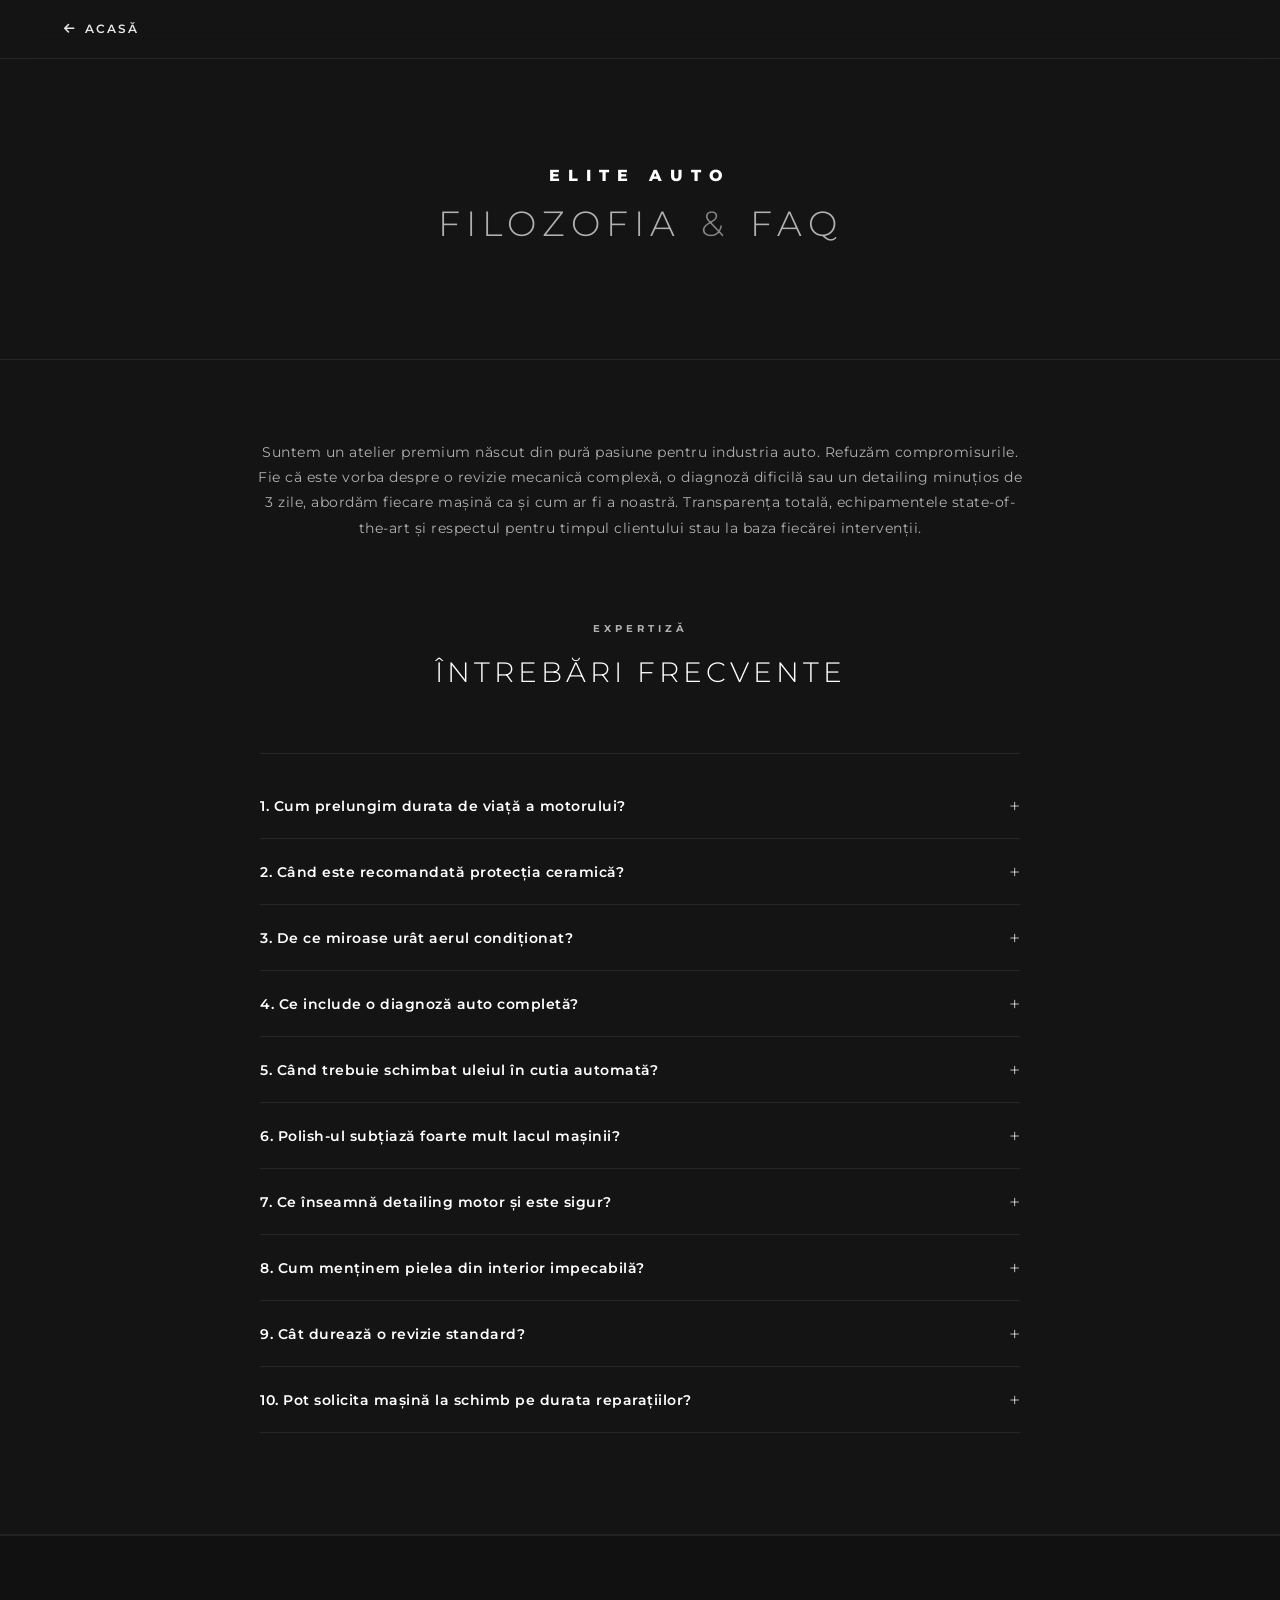
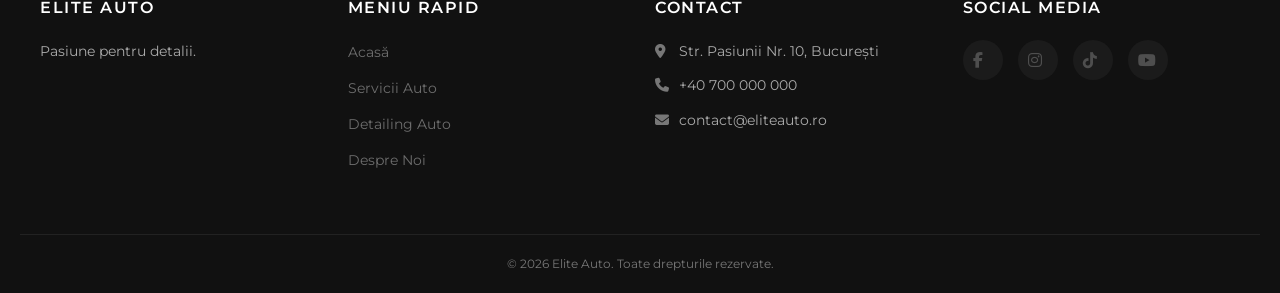
<file: despre-noi.html>
<!DOCTYPE html>
<html lang="ro">
<head>
  <meta charset="UTF-8" />
  <meta name="viewport" content="width=device-width, initial-scale=1.0" />
  <title>Despre Noi & FAQ | Elite Auto</title>
  <link rel="stylesheet" href="style.css" />
  <link href="https://fonts.googleapis.com/css2?family=Montserrat:wght@300;400;500;600;700;800&display=swap" rel="stylesheet" />
  <link rel="stylesheet" href="https://cdnjs.cloudflare.com/ajax/libs/font-awesome/6.5.0/css/all.min.css" />
</head>
<body>

  <nav class="navbar">
    <div class="nav-left">
      <a href="index.html" class="nav-link" style="font-size:12px; letter-spacing:2px;"><i class="fa-solid fa-arrow-left"></i> ACASĂ</a>
    </div>
    <div class="nav-center">
    </div>
    <div class="nav-right">
      </div>
  </nav>

  <div class="side-menu-overlay" id="sideMenuOverlay"></div>
  <div class="side-menu" id="sideMenu">
    <button class="close-menu" id="closeMenuBtn">✕</button>
    <div class="menu-content">
      <h3 class="menu-title">MENIU PRINCIPAL</h3>
      <ul class="main-nav-list">
        <li><div class="nav-item-wrapper"><a href="service-auto.html" class="nav-link-main">SERVICII AUTO</a></div></li>
        <li><div class="nav-item-wrapper"><a href="detailing.html" class="nav-link-main">DETAILING AUTO</a></div></li>
        <li><div class="nav-item-wrapper"><a href="galerie.html" class="nav-link-main">PORTOFOLIU / GALERIE</a></div></li>
        <li><div class="nav-item-wrapper"><a href="despre-noi.html" class="nav-link-main">DESPRE NOI & FAQ</a></div></li>
      </ul>
    </div>
  </div>

  <header class="hero" style="height: 40vh; background: linear-gradient(to bottom, rgba(20,20,20,0.8), var(--bg-deep));">
    <div class="smoke-overlay"></div>
    <div class="hero-content scroll-appear" style="margin-top: 50px;">
      <div class="hero-brand" style="font-size: 16px;">ELITE AUTO</div>
      <h1 class="hero-title" style="font-size: 35px;">FILOZOFIA <span class="glow-text">&</span> FAQ</h1>
    </div>
  </header>

  <section class="about-section scroll-appear" style="padding: 80px 5%; max-width: 900px; margin: 0 auto; text-align: center;">
    <p style="color: var(--text-dim); line-height: 1.8; font-size: 14px; font-weight: 400; letter-spacing: 0.5px;">
      Suntem un atelier premium născut din pură pasiune pentru industria auto. Refuzăm compromisurile. Fie că este vorba despre o revizie mecanică complexă, o diagnoză dificilă sau un detailing minuțios de 3 zile, abordăm fiecare mașină ca și cum ar fi a noastră. Transparența totală, echipamentele state-of-the-art și respectul pentru timpul clientului stau la baza fiecărei intervenții.
    </p>
  </section>

  <section class="faq-section scroll-appear">
    <div class="menu-header">
      <span class="eyebrow">Expertiză</span>
      <h2 class="section-title">ÎNTREBĂRI FRECVENTE</h2>
    </div>
    
    <div class="faq-accordion">
      <button class="accordion-btn">1. Cum prelungim durata de viață a motorului?</button>
      <div class="accordion-panel"><p>Schimbul de ulei și filtre la intervale corecte (recomandăm max. 10.000 - 15.000 km) și folosirea lubrifianților premium conform specificațiilor producătorului reprezintă secretul longevității oricărui motor.</p></div>

      <button class="accordion-btn">2. Când este recomandată protecția ceramică?</button>
      <div class="accordion-panel"><p>Ideal ar fi ca protecția să se aplice imediat după achiziția mașinii de nouă sau în urma unui polish în 3 pași care corectează imperfecțiunile. Ea blochează razele UV, murdăria și micro-zgârieturile.</p></div>

      <button class="accordion-btn">3. De ce miroase urât aerul condiționat?</button>
      <div class="accordion-panel"><p>Mirosul provine de la bacteriile și mucegaiul formate pe vaporizator. Soluția este o igienizare completă cu Ozon și înlocuirea filtrului de habitaclu (polen).</p></div>

      <button class="accordion-btn">4. Ce include o diagnoză auto completă?</button>
      <div class="accordion-panel"><p>Interogăm cu aparatură de uzină absolut toate calculatoarele mașinii (Motor, Cutie, ABS, Airbag, Confort), citim parametrii în timp real (injectoare, DPF, turbină) și stabilim un plan de reparație precis.</p></div>

      <button class="accordion-btn">5. Când trebuie schimbat uleiul în cutia automată?</button>
      <div class="accordion-panel"><p>Majoritatea producătorilor de cutii (ex: ZF, Aisin) recomandă schimbul de ulei și filtru la fiecare 60.000 km. Un schimb regulat previne uzura ambreiajelor și smuciturile la schimbarea treptelor.</p></div>

      <button class="accordion-btn">6. Polish-ul subțiază foarte mult lacul mașinii?</button>
      <div class="accordion-panel"><p>Un polish executat corect cu pastă abrazivă și bureți dedicați va îndepărta doar câțiva microni din grosimea lacului. Totuși, acest procedeu nu se recomandă a fi făcut mai mult de 2-3 ori pe durata de viață a mașinii.</p></div>

      <button class="accordion-btn">7. Ce înseamnă detailing motor și este sigur?</button>
      <div class="accordion-panel"><p>Este extrem de sigur dacă este executat de profesioniști. Noi nu spălăm cu jet de presiune. Folosim abur uscat, pensule delicate, degresanți non-acizi și suflante cu aer cald pentru a izola conectorii electrici.</p></div>

      <button class="accordion-btn">8. Cum menținem pielea din interior impecabilă?</button>
      <div class="accordion-panel"><p>Pielea are nevoie de curățare profundă a porilor și de hidratare la fiecare 3-6 luni. Altfel, se va usca, își va pierde elasticitatea și va crăpa iremediabil.</p></div>

      <button class="accordion-btn">9. Cât durează o revizie standard?</button>
      <div class="accordion-panel"><p>O revizie care include uleiul și toate cele 4 filtre, însoțită de inspecția vizuală a trenului de rulare și frânelor, durează aproximativ 1.5 - 2 ore.</p></div>

      <button class="accordion-btn">10. Pot solicita mașină la schimb pe durata reparațiilor?</button>
      <div class="accordion-panel"><p>Da. Pentru devizele complexe care necesită imobilizarea mașinii pentru o perioadă mai lungă de timp, punem la dispoziție o mașină la schimb de curtoazie (în limita flotei disponibile).</p></div>
    </div>
  </section>

  <script src="script.js"></script>
  <footer class="site-footer">
  <div class="footer-container">
    
    <div class="footer-column">
      <h4>ELITE AUTO</h4>
      <p>Pasiune pentru detalii. 
    </div>

    <div class="footer-column">
      <h4>MENIU RAPID</h4>
      <ul class="footer-links">
        <li><a href="#" class="disabled-link">Acasă</a></li>
        <li><a href="#" class="disabled-link">Servicii Auto</a></li>
        <li><a href="#" class="disabled-link">Detailing Auto</a></li>
        <li><a href="#" class="disabled-link">Despre Noi</a></li>
      </ul>
    </div>

    <div class="footer-column">
      <h4>CONTACT</h4>
      <p><i class="fa-solid fa-location-dot"></i> Str. Pasiunii Nr. 10, București</p>
      <p><i class="fa-solid fa-phone"></i> +40 700 000 000</p>
      <p><i class="fa-solid fa-envelope"></i> contact@eliteauto.ro</p>
    </div>

    <div class="footer-column">
      <h4>SOCIAL MEDIA</h4>
      <div class="social-icons">
        <a href="#" class="disabled-link"><i class="fa-brands fa-facebook-f"></i></a>
        <a href="#" class="disabled-link"><i class="fa-brands fa-instagram"></i></a>
        <a href="#" class="disabled-link"><i class="fa-brands fa-tiktok"></i></a>
        <a href="#" class="disabled-link"><i class="fa-brands fa-youtube"></i></a>
      </div>
    </div>

  </div>

  <div class="footer-bottom">
    <p>&copy; 2026 Elite Auto. Toate drepturile rezervate.</p>
  </div>
</footer>
</body>
</html>
</file>
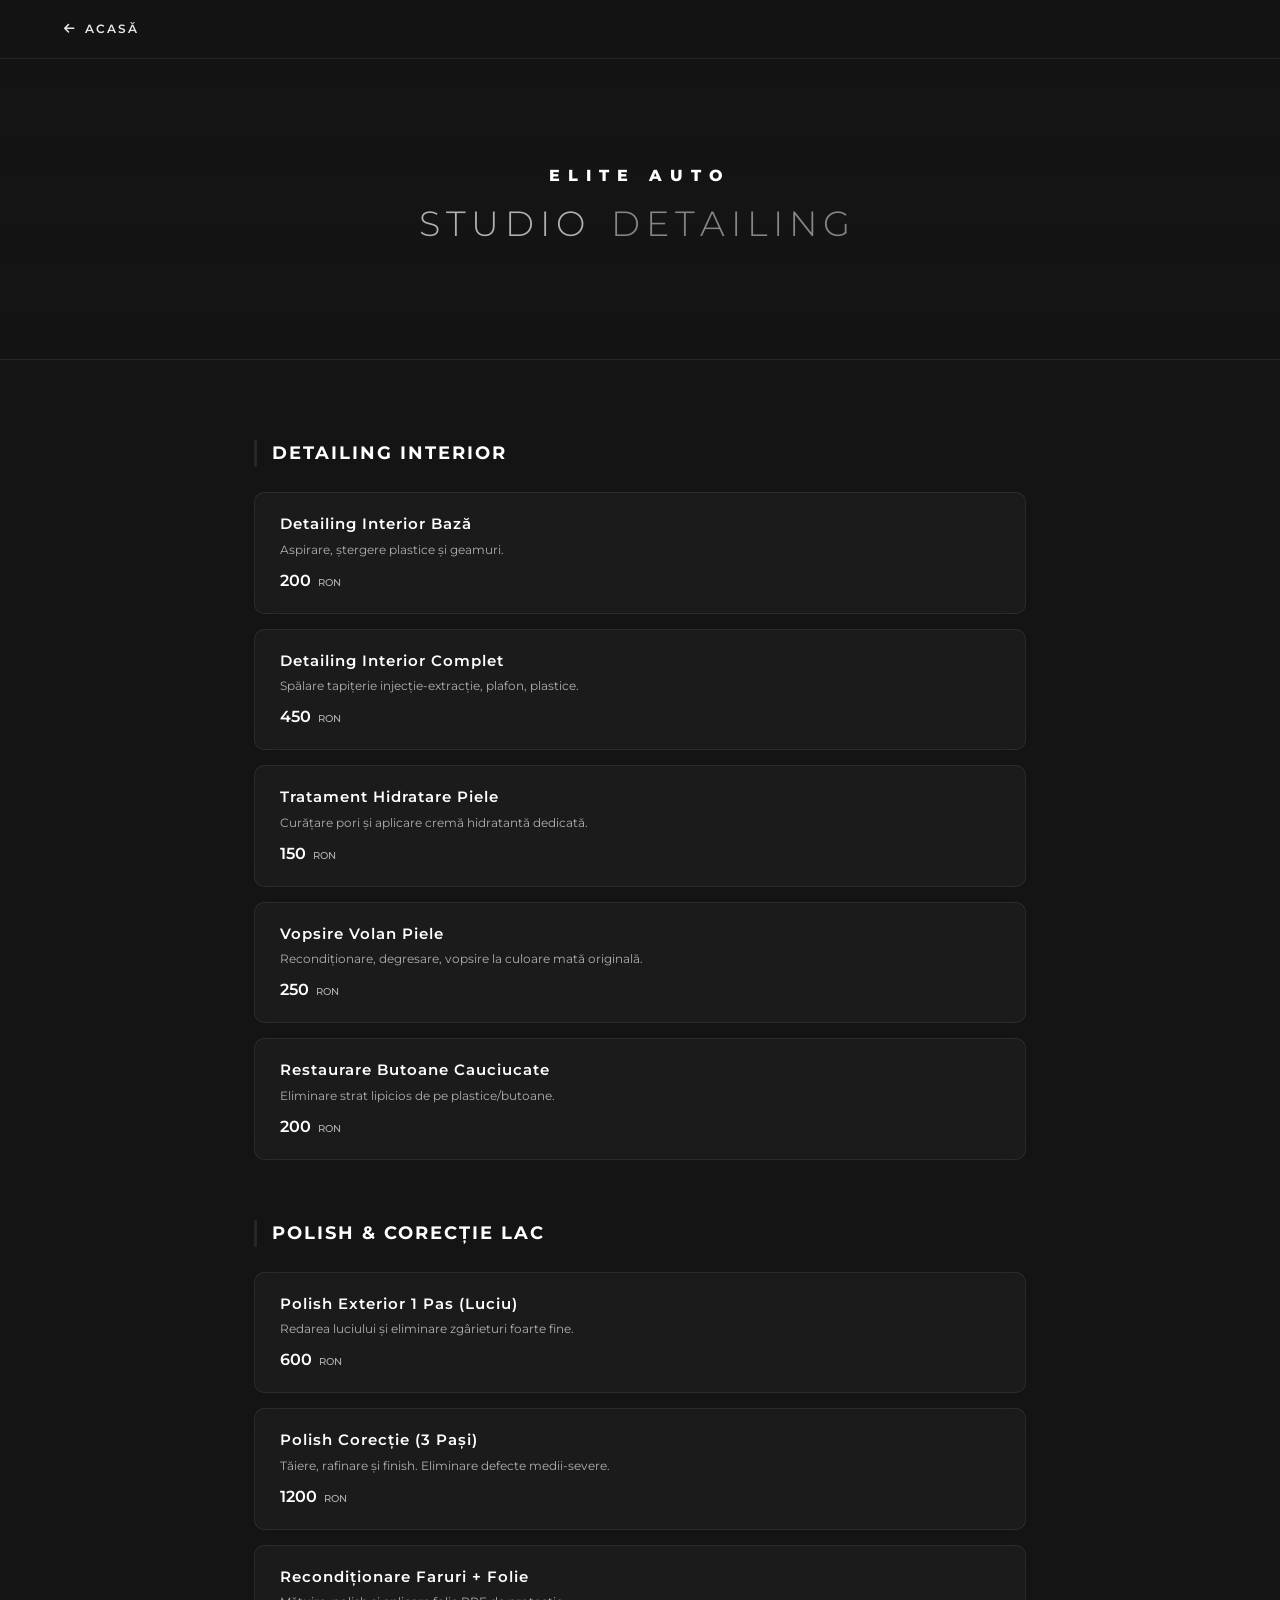
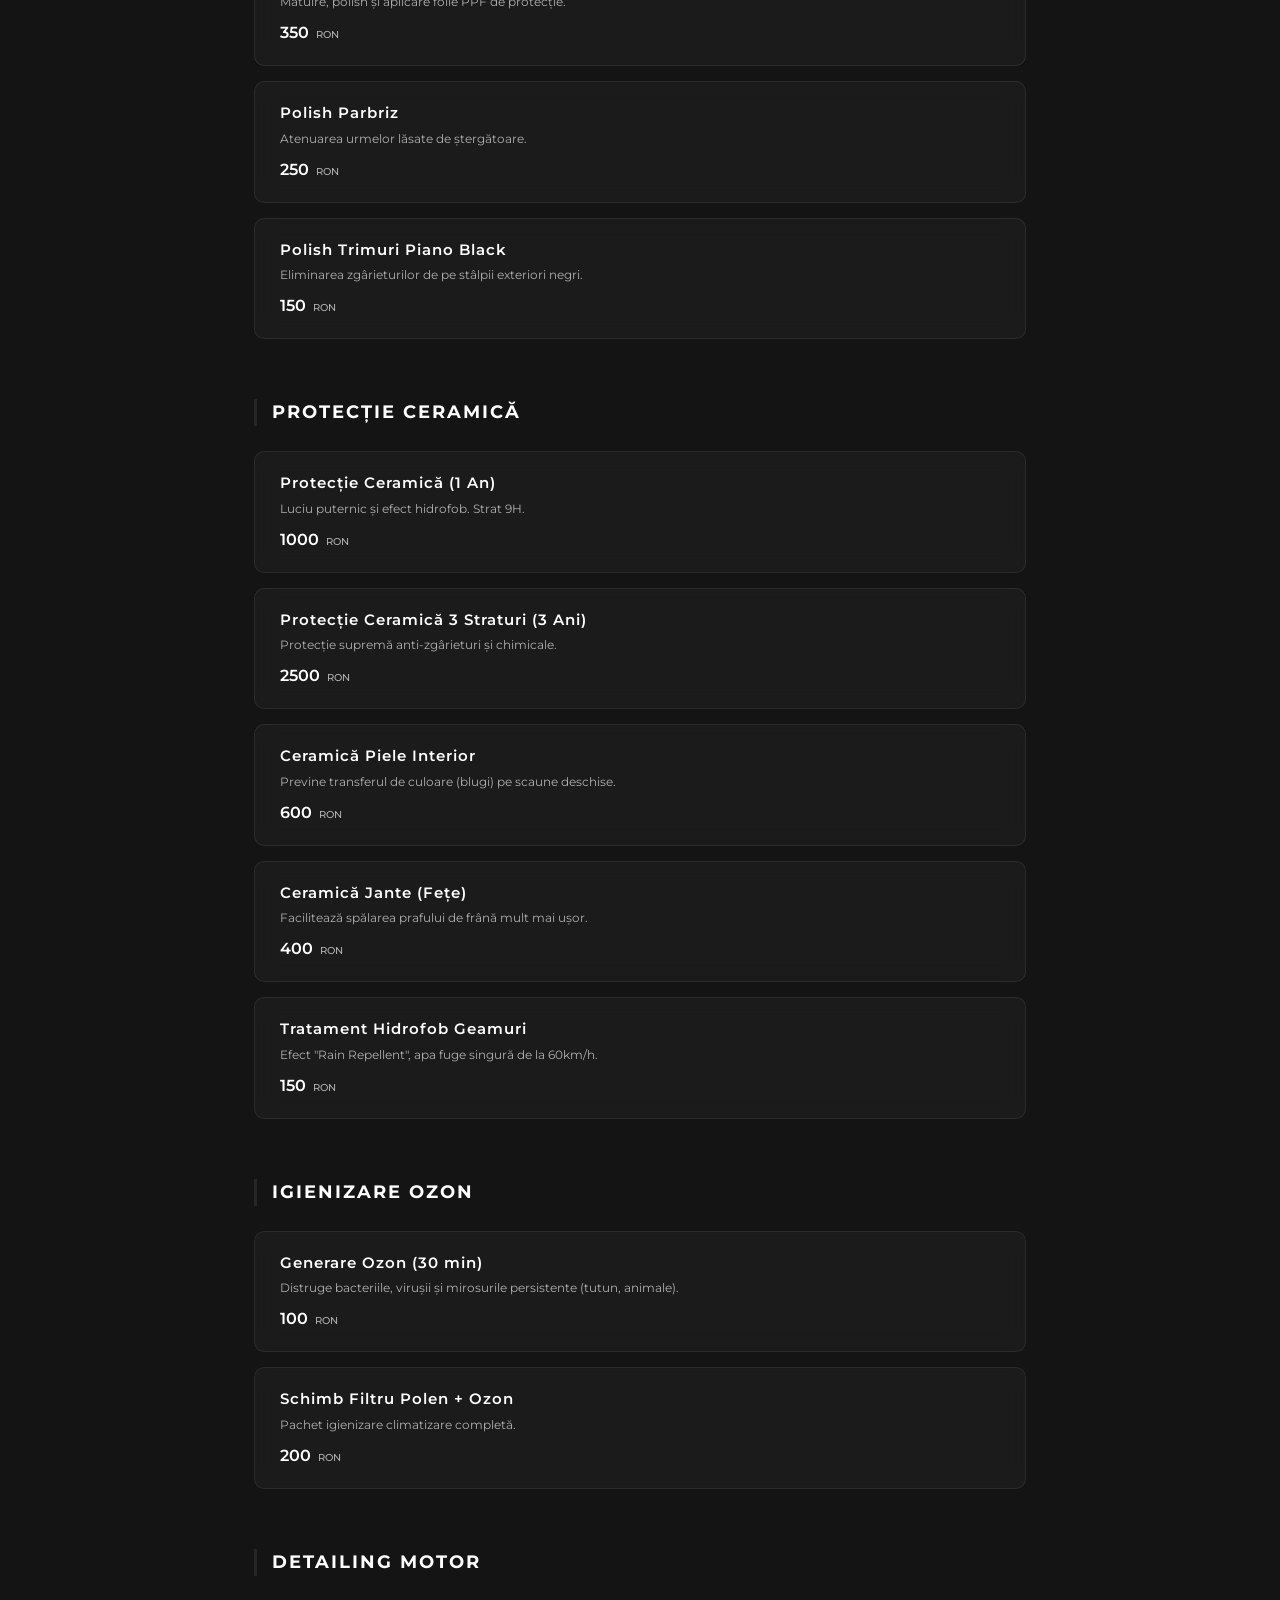
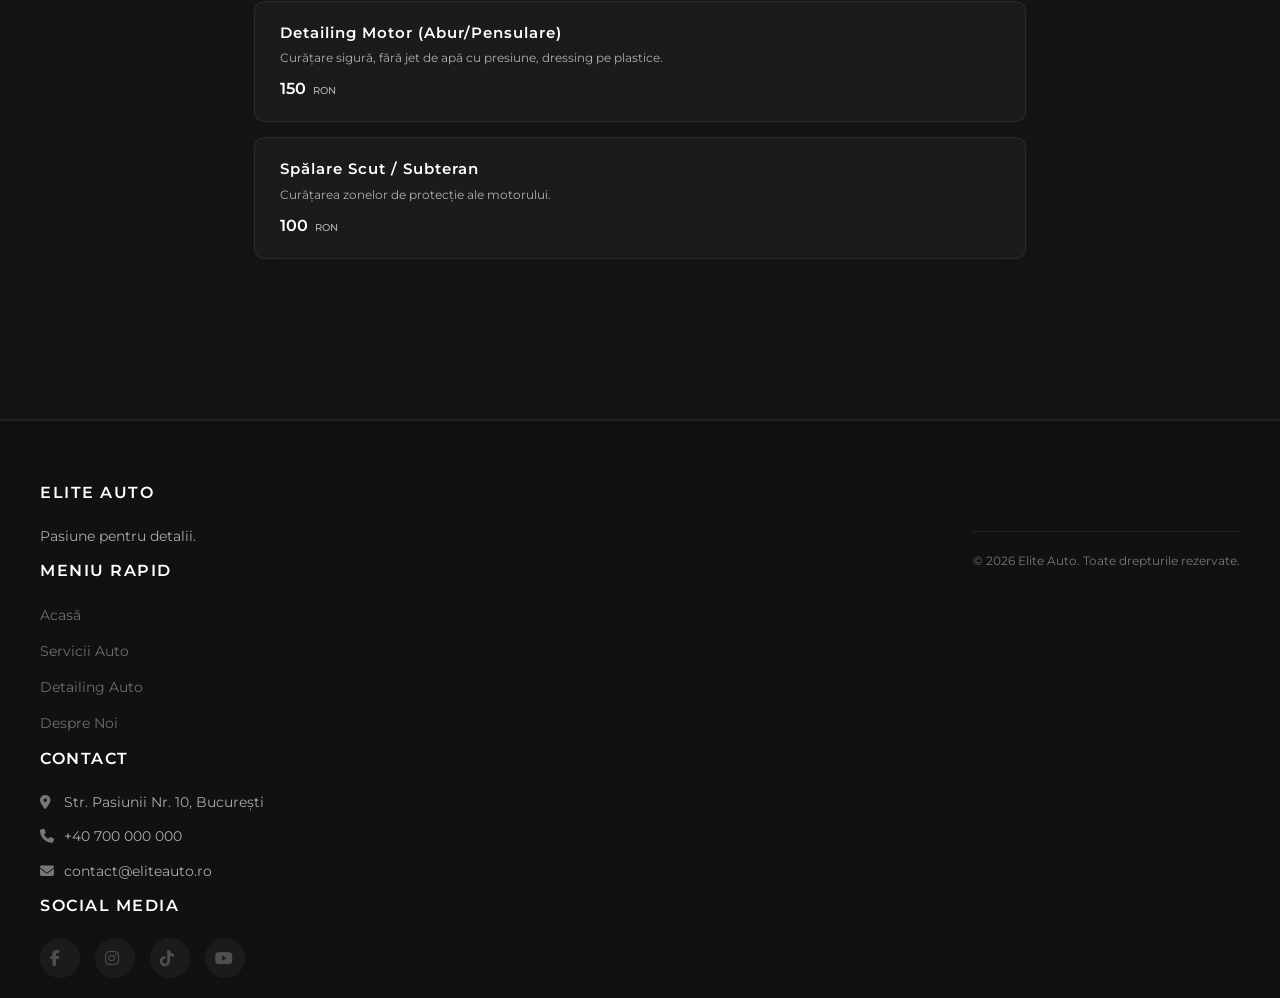
<file: detailing.html>
<!DOCTYPE html>
<html lang="ro">
<head>
  <meta charset="UTF-8" />
  <meta name="viewport" content="width=device-width, initial-scale=1.0" />
  <title>Detailing Auto | Elite Auto</title>
  <link rel="stylesheet" href="style.css" />
  <link href="https://fonts.googleapis.com/css2?family=Montserrat:wght@300;400;500;600;700;800&display=swap" rel="stylesheet" />
  <link rel="stylesheet" href="https://cdnjs.cloudflare.com/ajax/libs/font-awesome/6.5.0/css/all.min.css" />
</head>
<body>

  <nav class="navbar">
    <div class="nav-left">
      <a href="index.html" class="nav-link" style="font-size:12px; letter-spacing:2px;"><i class="fa-solid fa-arrow-left"></i> ACASĂ</a>
    </div>
    <div class="nav-center">
    </div>
    <div class="nav-right">
      </div>
  </nav>

  <div class="side-menu-overlay" id="sideMenuOverlay"></div>
  <div class="side-menu" id="sideMenu">
    <button class="close-menu" id="closeMenuBtn">✕</button>
    <div class="menu-content">
      <h3 class="menu-title">MENIU PRINCIPAL</h3>
      <ul class="main-nav-list">
        <li><div class="nav-item-wrapper"><a href="service-auto.html" class="nav-link-main">SERVICII AUTO</a></div></li>
        <li><div class="nav-item-wrapper"><a href="detailing.html" class="nav-link-main">DETAILING AUTO</a></div></li>
        <li><div class="nav-item-wrapper"><a href="galerie.html" class="nav-link-main">PORTOFOLIU / GALERIE</a></div></li>
        <li><div class="nav-item-wrapper"><a href="despre-noi.html" class="nav-link-main">DESPRE NOI & FAQ</a></div></li>
      </ul>
    </div>
  </div>

  <header class="hero" style="height: 40vh; background: linear-gradient(to bottom, rgba(20,20,20,0.8), var(--bg-deep));">
    <div class="smoke-overlay"></div>
    <div class="hero-content scroll-appear" style="margin-top: 50px;">
      <div class="hero-brand" style="font-size: 16px;">ELITE AUTO</div>
      <h1 class="hero-title" style="font-size: 35px;">STUDIO <span class="glow-text">DETAILING</span></h1>
    </div>
  </header>

  <section class="services-menu scroll-appear">
    <div class="menu-list">

      <div class="service-block" id="interior">
        <div class="service-header"><h3>Detailing Interior</h3></div>
        <div class="variants-container">
          <div class="variant-row"><div class="variant-info"><span class="service-name">Detailing Interior Bază</span><p class="service-desc">Aspirare, ștergere plastice și geamuri.</p><span class="variant-price">200 <small>RON</small></span></div></div>
          <div class="variant-row"><div class="variant-info"><span class="service-name">Detailing Interior Complet</span><p class="service-desc">Spălare tapițerie injecție-extracție, plafon, plastice.</p><span class="variant-price">450 <small>RON</small></span></div></div>
          <div class="variant-row"><div class="variant-info"><span class="service-name">Tratament Hidratare Piele</span><p class="service-desc">Curățare pori și aplicare cremă hidratantă dedicată.</p><span class="variant-price">150 <small>RON</small></span></div></div>
          <div class="variant-row"><div class="variant-info"><span class="service-name">Vopsire Volan Piele</span><p class="service-desc">Recondiționare, degresare, vopsire la culoare mată originală.</p><span class="variant-price">250 <small>RON</small></span></div></div>
          <div class="variant-row"><div class="variant-info"><span class="service-name">Restaurare Butoane Cauciucate</span><p class="service-desc">Eliminare strat lipicios de pe plastice/butoane.</p><span class="variant-price">200 <small>RON</small></span></div></div>
        </div>
      </div>

      <div class="service-block" id="polish">
        <div class="service-header"><h3>Polish & Corecție Lac</h3></div>
        <div class="variants-container">
          <div class="variant-row"><div class="variant-info"><span class="service-name">Polish Exterior 1 Pas (Luciu)</span><p class="service-desc">Redarea luciului și eliminare zgârieturi foarte fine.</p><span class="variant-price">600 <small>RON</small></span></div></div>
          <div class="variant-row"><div class="variant-info"><span class="service-name">Polish Corecție (3 Pași)</span><p class="service-desc">Tăiere, rafinare și finish. Eliminare defecte medii-severe.</p><span class="variant-price">1200 <small>RON</small></span></div></div>
          <div class="variant-row"><div class="variant-info"><span class="service-name">Recondiționare Faruri + Folie</span><p class="service-desc">Mătuire, polish și aplicare folie PPF de protecție.</p><span class="variant-price">350 <small>RON</small></span></div></div>
          <div class="variant-row"><div class="variant-info"><span class="service-name">Polish Parbriz</span><p class="service-desc">Atenuarea urmelor lăsate de ștergătoare.</p><span class="variant-price">250 <small>RON</small></span></div></div>
          <div class="variant-row"><div class="variant-info"><span class="service-name">Polish Trimuri Piano Black</span><p class="service-desc">Eliminarea zgârieturilor de pe stâlpii exteriori negri.</p><span class="variant-price">150 <small>RON</small></span></div></div>
        </div>
      </div>

      <div class="service-block" id="ceramica">
        <div class="service-header"><h3>Protecție Ceramică</h3></div>
        <div class="variants-container">
          <div class="variant-row"><div class="variant-info"><span class="service-name">Protecție Ceramică (1 An)</span><p class="service-desc">Luciu puternic și efect hidrofob. Strat 9H.</p><span class="variant-price">1000 <small>RON</small></span></div></div>
          <div class="variant-row"><div class="variant-info"><span class="service-name">Protecție Ceramică 3 Straturi (3 Ani)</span><p class="service-desc">Protecție supremă anti-zgârieturi și chimicale.</p><span class="variant-price">2500 <small>RON</small></span></div></div>
          <div class="variant-row"><div class="variant-info"><span class="service-name">Ceramică Piele Interior</span><p class="service-desc">Previne transferul de culoare (blugi) pe scaune deschise.</p><span class="variant-price">600 <small>RON</small></span></div></div>
          <div class="variant-row"><div class="variant-info"><span class="service-name">Ceramică Jante (Fețe)</span><p class="service-desc">Facilitează spălarea prafului de frână mult mai ușor.</p><span class="variant-price">400 <small>RON</small></span></div></div>
          <div class="variant-row"><div class="variant-info"><span class="service-name">Tratament Hidrofob Geamuri</span><p class="service-desc">Efect "Rain Repellent", apa fuge singură de la 60km/h.</p><span class="variant-price">150 <small>RON</small></span></div></div>
        </div>
      </div>

      <div class="service-block" id="ozon">
        <div class="service-header"><h3>Igienizare Ozon</h3></div>
        <div class="variants-container">
          <div class="variant-row"><div class="variant-info"><span class="service-name">Generare Ozon (30 min)</span><p class="service-desc">Distruge bacteriile, virușii și mirosurile persistente (tutun, animale).</p><span class="variant-price">100 <small>RON</small></span></div></div>
          <div class="variant-row"><div class="variant-info"><span class="service-name">Schimb Filtru Polen + Ozon</span><p class="service-desc">Pachet igienizare climatizare completă.</p><span class="variant-price">200 <small>RON</small></span></div></div>
        </div>
      </div>

      <div class="service-block" id="motor">
        <div class="service-header"><h3>Detailing Motor</h3></div>
        <div class="variants-container">
          <div class="variant-row"><div class="variant-info"><span class="service-name">Detailing Motor (Abur/Pensulare)</span><p class="service-desc">Curățare sigură, fără jet de apă cu presiune, dressing pe plastice.</p><span class="variant-price">150 <small>RON</small></span></div></div>
          <div class="variant-row"><div class="variant-info"><span class="service-name">Spălare Scut / Subteran</span><p class="service-desc">Curățarea zonelor de protecție ale motorului.</p><span class="variant-price">100 <small>RON</small></span></div></div>
        </div>
      </div>

    </div>
  </section>

  <script src="script.js"></script>
  <footer class="site-footer">
  <div class="footer-container">
    
    <div class="footer-column">
      <h4>ELITE AUTO</h4>
      <p>Pasiune pentru detalii. 

    <div class="footer-column">
      <h4>MENIU RAPID</h4>
      <ul class="footer-links">
        <li><a href="#" class="disabled-link">Acasă</a></li>
        <li><a href="#" class="disabled-link">Servicii Auto</a></li>
        <li><a href="#" class="disabled-link">Detailing Auto</a></li>
        <li><a href="#" class="disabled-link">Despre Noi</a></li>
      </ul>
    </div>

    <div class="footer-column">
      <h4>CONTACT</h4>
      <p><i class="fa-solid fa-location-dot"></i> Str. Pasiunii Nr. 10, București</p>
      <p><i class="fa-solid fa-phone"></i> +40 700 000 000</p>
      <p><i class="fa-solid fa-envelope"></i> contact@eliteauto.ro</p>
    </div>

    <div class="footer-column">
      <h4>SOCIAL MEDIA</h4>
      <div class="social-icons">
        <a href="#" class="disabled-link"><i class="fa-brands fa-facebook-f"></i></a>
        <a href="#" class="disabled-link"><i class="fa-brands fa-instagram"></i></a>
        <a href="#" class="disabled-link"><i class="fa-brands fa-tiktok"></i></a>
        <a href="#" class="disabled-link"><i class="fa-brands fa-youtube"></i></a>
      </div>
    </div>

  </div>

  <div class="footer-bottom">
    <p>&copy; 2026 Elite Auto. Toate drepturile rezervate.</p>
  </div>
</footer>
</body>
</html>
</file>
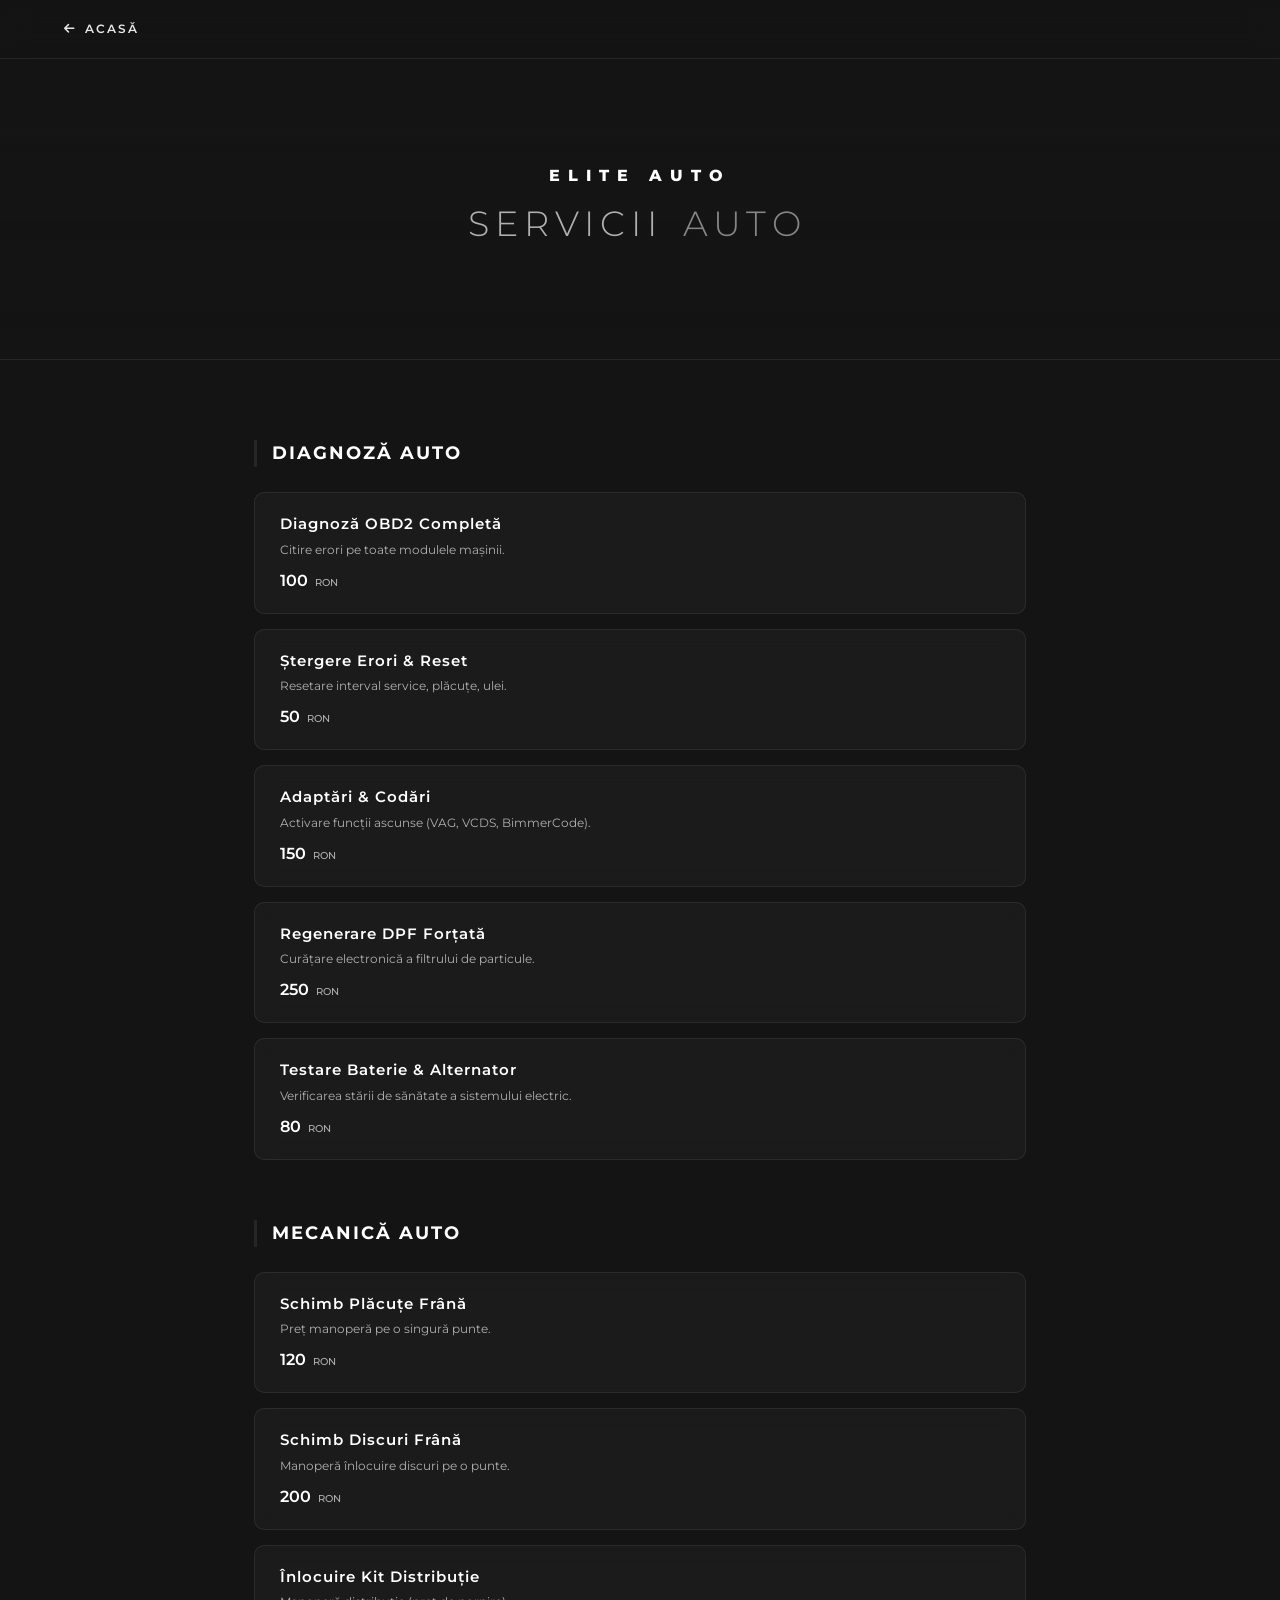
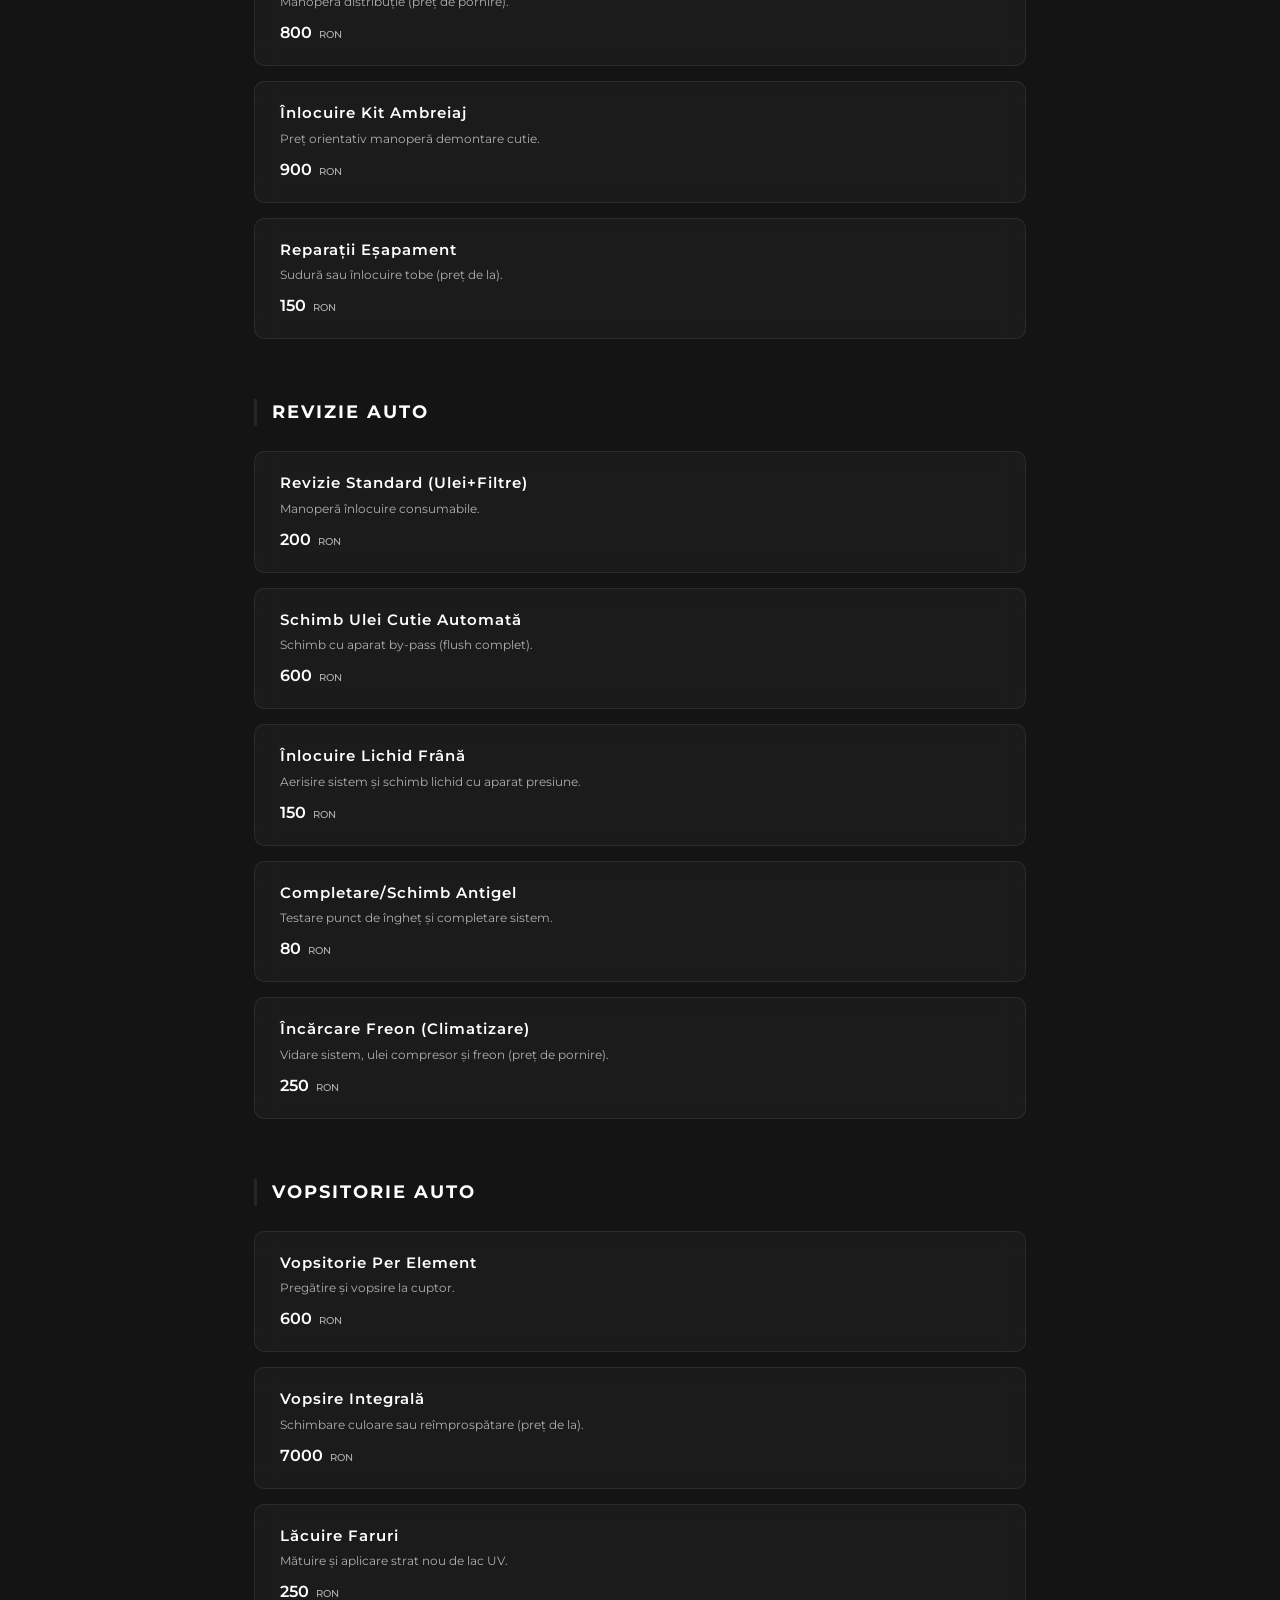
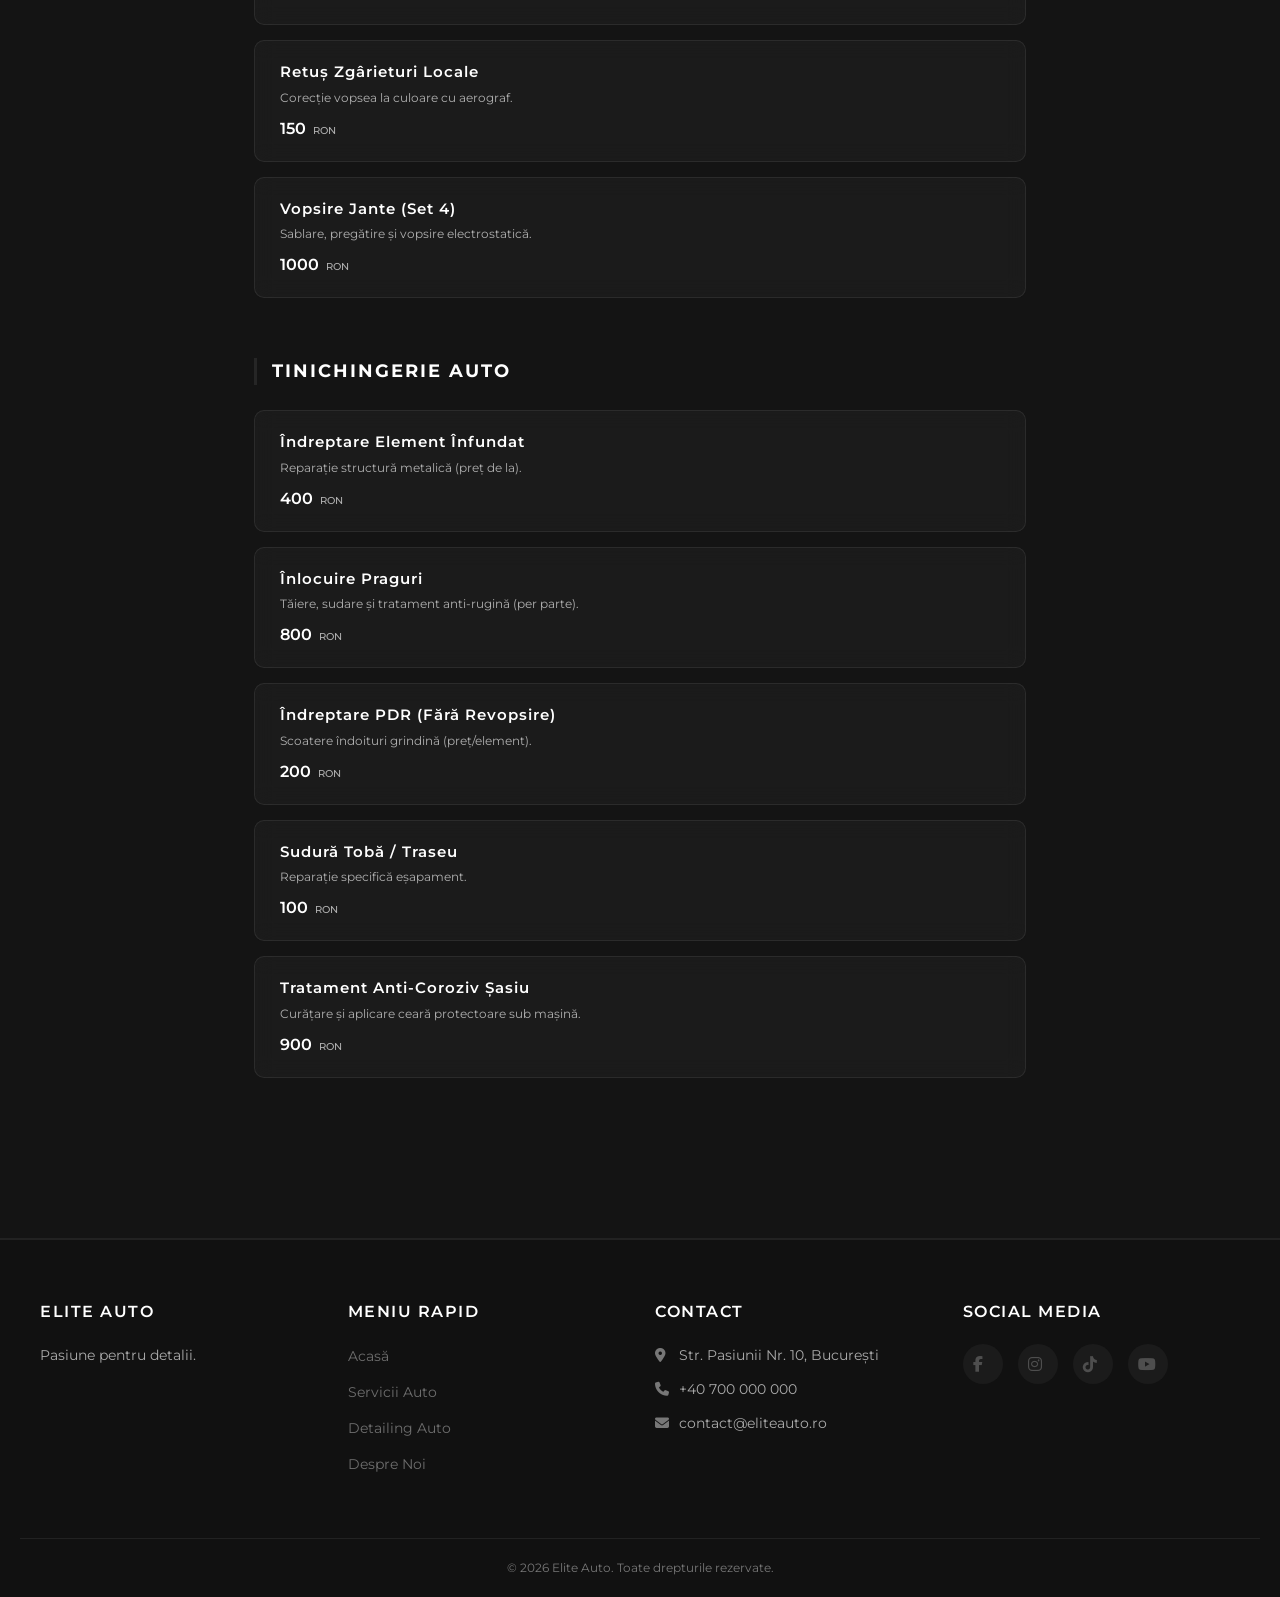
<file: service-auto.html>
<!DOCTYPE html>
<html lang="ro">
<head>
  <meta charset="UTF-8" />
  <meta name="viewport" content="width=device-width, initial-scale=1.0" />
  <title>Servicii Auto | Elite</title>
  <link rel="stylesheet" href="style.css" />
  <link href="https://fonts.googleapis.com/css2?family=Montserrat:wght@300;400;500;600;700;800&display=swap" rel="stylesheet" />
  <link rel="stylesheet" href="https://cdnjs.cloudflare.com/ajax/libs/font-awesome/6.5.0/css/all.min.css" />
</head>
<body>

  <nav class="navbar">
    <div class="nav-left"><a href="index.html" class="nav-link" style="font-size:12px; letter-spacing:2px;"><i class="fa-solid fa-arrow-left"></i> ACASĂ</a></div>
    <div class="nav-center">
    </div>
    <div class="nav-right">
      </div>
  </nav>

  <div class="side-menu-overlay" id="sideMenuOverlay"></div>
  <div class="side-menu" id="sideMenu">
    <button class="close-menu" id="closeMenuBtn">✕</button>
    <div class="menu-content">
      <h3 class="menu-title">MENIU PRINCIPAL</h3>
      <ul class="main-nav-list">
        <li><div class="nav-item-wrapper"><a href="service-auto.html" class="nav-link-main">SERVICII AUTO</a></div></li>
        <li><div class="nav-item-wrapper"><a href="detailing.html" class="nav-link-main">DETAILING AUTO</a></div></li>
        <li><div class="nav-item-wrapper"><a href="galerie.html" class="nav-link-main">PORTOFOLIU / GALERIE</a></div></li>
        <li><div class="nav-item-wrapper"><a href="despre-noi.html" class="nav-link-main">DESPRE NOI & FAQ</a></div></li>
      </ul>
    </div>
  </div>

  <header class="hero" style="height: 40vh; background: linear-gradient(to bottom, rgba(20,20,20,0.8), var(--bg-deep));">
    <div class="smoke-overlay"></div>
    <div class="hero-content scroll-appear" style="margin-top: 50px;">
            <div class="hero-brand" style="font-size: 16px;">ELITE AUTO</div>
      <h1 class="hero-title" style="font-size: 35px;">SERVICII <span class="glow-text">AUTO</span></h1>
    </div>
  </header>

  <section class="services-menu scroll-appear">
    <div class="menu-list">
      
      <div class="service-block" id="diagnoza">
        <div class="service-header"><h3>Diagnoză Auto</h3></div>
        <div class="variants-container">
          <div class="variant-row"><div class="variant-info"><span class="service-name">Diagnoză OBD2 Completă</span><p class="service-desc">Citire erori pe toate modulele mașinii.</p><span class="variant-price">100 <small>RON</small></span></div></div>
          <div class="variant-row"><div class="variant-info"><span class="service-name">Ștergere Erori & Reset</span><p class="service-desc">Resetare interval service, plăcuțe, ulei.</p><span class="variant-price">50 <small>RON</small></span></div></div>
          <div class="variant-row"><div class="variant-info"><span class="service-name">Adaptări & Codări</span><p class="service-desc">Activare funcții ascunse (VAG, VCDS, BimmerCode).</p><span class="variant-price">150 <small>RON</small></span></div></div>
          <div class="variant-row"><div class="variant-info"><span class="service-name">Regenerare DPF Forțată</span><p class="service-desc">Curățare electronică a filtrului de particule.</p><span class="variant-price">250 <small>RON</small></span></div></div>
          <div class="variant-row"><div class="variant-info"><span class="service-name">Testare Baterie & Alternator</span><p class="service-desc">Verificarea stării de sănătate a sistemului electric.</p><span class="variant-price">80 <small>RON</small></span></div></div>
        </div>
      </div>

      <div class="service-block" id="mecanica">
        <div class="service-header"><h3>Mecanică Auto</h3></div>
        <div class="variants-container">
          <div class="variant-row"><div class="variant-info"><span class="service-name">Schimb Plăcuțe Frână</span><p class="service-desc">Preț manoperă pe o singură punte.</p><span class="variant-price">120 <small>RON</small></span></div></div>
          <div class="variant-row"><div class="variant-info"><span class="service-name">Schimb Discuri Frână</span><p class="service-desc">Manoperă înlocuire discuri pe o punte.</p><span class="variant-price">200 <small>RON</small></span></div></div>
          <div class="variant-row"><div class="variant-info"><span class="service-name">Înlocuire Kit Distribuție</span><p class="service-desc">Manoperă distribuție (preț de pornire).</p><span class="variant-price">800 <small>RON</small></span></div></div>
          <div class="variant-row"><div class="variant-info"><span class="service-name">Înlocuire Kit Ambreiaj</span><p class="service-desc">Preț orientativ manoperă demontare cutie.</p><span class="variant-price">900 <small>RON</small></span></div></div>
          <div class="variant-row"><div class="variant-info"><span class="service-name">Reparații Eșapament</span><p class="service-desc">Sudură sau înlocuire tobe (preț de la).</p><span class="variant-price">150 <small>RON</small></span></div></div>
        </div>
      </div>

      <div class="service-block" id="revizie">
        <div class="service-header"><h3>Revizie Auto</h3></div>
        <div class="variants-container">
          <div class="variant-row"><div class="variant-info"><span class="service-name">Revizie Standard (Ulei+Filtre)</span><p class="service-desc">Manoperă înlocuire consumabile.</p><span class="variant-price">200 <small>RON</small></span></div></div>
          <div class="variant-row"><div class="variant-info"><span class="service-name">Schimb Ulei Cutie Automată</span><p class="service-desc">Schimb cu aparat by-pass (flush complet).</p><span class="variant-price">600 <small>RON</small></span></div></div>
          <div class="variant-row"><div class="variant-info"><span class="service-name">Înlocuire Lichid Frână</span><p class="service-desc">Aerisire sistem și schimb lichid cu aparat presiune.</p><span class="variant-price">150 <small>RON</small></span></div></div>
          <div class="variant-row"><div class="variant-info"><span class="service-name">Completare/Schimb Antigel</span><p class="service-desc">Testare punct de îngheț și completare sistem.</p><span class="variant-price">80 <small>RON</small></span></div></div>
          <div class="variant-row"><div class="variant-info"><span class="service-name">Încărcare Freon (Climatizare)</span><p class="service-desc">Vidare sistem, ulei compresor și freon (preț de pornire).</p><span class="variant-price">250 <small>RON</small></span></div></div>
        </div>
      </div>

      <div class="service-block" id="vopsitorie">
        <div class="service-header"><h3>Vopsitorie Auto</h3></div>
        <div class="variants-container">
          <div class="variant-row"><div class="variant-info"><span class="service-name">Vopsitorie Per Element</span><p class="service-desc">Pregătire și vopsire la cuptor.</p><span class="variant-price">600 <small>RON</small></span></div></div>
          <div class="variant-row"><div class="variant-info"><span class="service-name">Vopsire Integrală</span><p class="service-desc">Schimbare culoare sau reîmprospătare (preț de la).</p><span class="variant-price">7000 <small>RON</small></span></div></div>
          <div class="variant-row"><div class="variant-info"><span class="service-name">Lăcuire Faruri</span><p class="service-desc">Mătuire și aplicare strat nou de lac UV.</p><span class="variant-price">250 <small>RON</small></span></div></div>
          <div class="variant-row"><div class="variant-info"><span class="service-name">Retuș Zgârieturi Locale</span><p class="service-desc">Corecție vopsea la culoare cu aerograf.</p><span class="variant-price">150 <small>RON</small></span></div></div>
          <div class="variant-row"><div class="variant-info"><span class="service-name">Vopsire Jante (Set 4)</span><p class="service-desc">Sablare, pregătire și vopsire electrostatică.</p><span class="variant-price">1000 <small>RON</small></span></div></div>
        </div>
      </div>

      <div class="service-block" id="tinichingerie">
        <div class="service-header"><h3>Tinichingerie Auto</h3></div>
        <div class="variants-container">
          <div class="variant-row"><div class="variant-info"><span class="service-name">Îndreptare Element Înfundat</span><p class="service-desc">Reparație structură metalică (preț de la).</p><span class="variant-price">400 <small>RON</small></span></div></div>
          <div class="variant-row"><div class="variant-info"><span class="service-name">Înlocuire Praguri</span><p class="service-desc">Tăiere, sudare și tratament anti-rugină (per parte).</p><span class="variant-price">800 <small>RON</small></span></div></div>
          <div class="variant-row"><div class="variant-info"><span class="service-name">Îndreptare PDR (Fără Revopsire)</span><p class="service-desc">Scoatere îndoituri grindină (preț/element).</p><span class="variant-price">200 <small>RON</small></span></div></div>
          <div class="variant-row"><div class="variant-info"><span class="service-name">Sudură Tobă / Traseu</span><p class="service-desc">Reparație specifică eșapament.</p><span class="variant-price">100 <small>RON</small></span></div></div>
          <div class="variant-row"><div class="variant-info"><span class="service-name">Tratament Anti-Coroziv Șasiu</span><p class="service-desc">Curățare și aplicare ceară protectoare sub mașină.</p><span class="variant-price">900 <small>RON</small></span></div></div>
        </div>
      </div>

    </div>
  </section>

  <script src="script.js"></script>
  <footer class="site-footer">
  <div class="footer-container">
    
    <div class="footer-column">
      <h4>ELITE AUTO</h4>
      <p>Pasiune pentru detalii. 
    </div>

    <div class="footer-column">
      <h4>MENIU RAPID</h4>
      <ul class="footer-links">
        <li><a href="#" class="disabled-link">Acasă</a></li>
        <li><a href="#" class="disabled-link">Servicii Auto</a></li>
        <li><a href="#" class="disabled-link">Detailing Auto</a></li>
        <li><a href="#" class="disabled-link">Despre Noi</a></li>
      </ul>
    </div>

    <div class="footer-column">
      <h4>CONTACT</h4>
      <p><i class="fa-solid fa-location-dot"></i> Str. Pasiunii Nr. 10, București</p>
      <p><i class="fa-solid fa-phone"></i> +40 700 000 000</p>
      <p><i class="fa-solid fa-envelope"></i> contact@eliteauto.ro</p>
    </div>

    <div class="footer-column">
      <h4>SOCIAL MEDIA</h4>
      <div class="social-icons">
        <a href="#" class="disabled-link"><i class="fa-brands fa-facebook-f"></i></a>
        <a href="#" class="disabled-link"><i class="fa-brands fa-instagram"></i></a>
        <a href="#" class="disabled-link"><i class="fa-brands fa-tiktok"></i></a>
        <a href="#" class="disabled-link"><i class="fa-brands fa-youtube"></i></a>
      </div>
    </div>

  </div>

  <div class="footer-bottom">
    <p>&copy; 2026 Elite Auto. Toate drepturile rezervate.</p>
  </div>
</footer>
</body>
</html>
</file>
<file: style.css>
:root {
  --bg-deep: #141414;        
  --card-glass: rgba(255, 255, 255, 0.03);
  --accent-color: #d1d1d1;   
  --text-bright: #ffffff;
  --text-dim: #b0b0b0;
  --border-glass: rgba(255, 255, 255, 0.08);
  --font-main: 'Montserrat', sans-serif;
}

* { margin: 0; padding: 0; box-sizing: border-box; }
html { scroll-behavior: smooth; }
body { background: var(--bg-deep); color: var(--text-bright); font-family: var(--font-main); overflow-x: hidden; line-height: 1.5; }

/* NAVBAR & LINKURI */
.navbar { position: fixed; top: 0; width: 100%; padding: 20px 5%; display: flex; justify-content: space-between; align-items: center; z-index: 1000; background: rgba(20, 20, 20, 0.85); backdrop-filter: blur(15px); border-bottom: 1px solid var(--border-glass); }
.nav-left, .nav-right { flex: 1; }
.nav-right { display: flex; justify-content: flex-end; }
.nav-center { flex: 2; display: flex; justify-content: center; gap: 40px; }
.nav-link { color: var(--text-bright); font-size: 11px; font-weight: 600; letter-spacing: 2px; display: flex; align-items: center; gap: 8px; opacity: 0.9; cursor: pointer; text-decoration: none; transition: 0.3s; }
.nav-link:hover { opacity: 1; color: var(--accent-color); }
.nav-link-disabled { color: var(--text-bright); font-size: 11px; font-weight: 600; letter-spacing: 2px; display: flex; align-items: center; gap: 8px; opacity: 0.5; }
.btn-minimal { background: transparent; border: 1px solid var(--border-glass); color: var(--text-bright); padding: 10px 20px; border-radius: 4px; font-family: var(--font-main); font-weight: 600; font-size: 11px; cursor: pointer; transition: 0.3s; text-transform: uppercase; }
.btn-minimal:hover { background: var(--text-bright); color: #000; }

/* MENIU LATERAL */
.hamburger-btn { background: none; border: none; color: var(--text-bright); font-family: var(--font-main); font-weight: 600; font-size: 12px; letter-spacing: 2px; cursor: pointer; display: flex; align-items: center; gap: 8px; transition: 0.3s; }
.hamburger-btn:hover { color: var(--accent-color); }
.side-menu-overlay { position: fixed; top:0; left:0; width:100%; height:100%; background: rgba(0,0,0,0.8); backdrop-filter: blur(5px); z-index: 1500; display: none; opacity: 0; transition: 0.3s; }
.side-menu { position: fixed; top: 0; left: -100%; width: 100%; max-width: 350px; height: 100vh; background: #0a0a0a; z-index: 2000; padding: 40px 30px; transition: 0.4s cubic-bezier(0.4, 0, 0.2, 1); border-right: 1px solid var(--border-glass); overflow-y: auto; }
.side-menu.active { left: 0; }
.close-menu { background: none; border: none; color: var(--text-dim); font-size: 24px; cursor: pointer; position: absolute; right: 20px; top: 20px; transition: 0.2s; }
.close-menu:hover { color: var(--text-bright); }
.menu-title { font-size: 13px; color: var(--text-dim); letter-spacing: 2px; margin-bottom: 30px; font-weight: 700; text-transform: uppercase; }
.main-nav-list { list-style: none; }
.main-nav-list > li { margin-bottom: 20px; }
.nav-item-wrapper { display: flex; justify-content: space-between; align-items: center; }
.nav-link-main { color: var(--text-bright); text-decoration: none; font-size: 15px; font-weight: 400; flex: 1; transition: 0.2s; letter-spacing: 1px; }
.nav-link-main:hover { color: var(--accent-color); }

/* HERO */
.hero { height: 85vh; display: flex; align-items: center; justify-content: center; position: relative; overflow: hidden; background: linear-gradient(to bottom, rgba(20,20,20,0.6), var(--bg-deep)), url('https://images.unsplash.com/photo-1611821064430-0d40291d0f0b?auto=format&fit=crop&w=1920&q=80') center/cover; padding: 0 20px; border-bottom: 1px solid var(--border-glass); }
.smoke-overlay { position: absolute; width: 200%; height: 200%; top: -50%; left: -50%; background: url('https://www.transparenttextures.com/patterns/stardust.png'); opacity: 0.1; animation: smokeMove 80s linear infinite; pointer-events: none; }
@keyframes smokeMove { from { transform: rotate(0deg); } to { transform: rotate(360deg); } }
.hero-content { position: relative; z-index: 2; text-align: center; max-width: 900px; }
.hero-brand { font-size: clamp(24px, 5vw, 42px); font-weight: 800; letter-spacing: 8px; color: var(--text-bright); margin-bottom: 15px; text-transform: uppercase; }
.hero-title { font-size: clamp(16px, 3vw, 24px); font-weight: 300; line-height: 1.2; letter-spacing: 6px; color: var(--text-dim); }
.glow-text { color: var(--accent-color); font-weight: 300; opacity: 0.6; padding: 0 5px; } 
.hero-subtitle { font-size: clamp(11px, 2vw, 14px); font-weight: 500; letter-spacing: 3px; color: var(--accent-color); margin-top: 25px; margin-bottom: 40px; text-transform: uppercase; }

/* BANDA PARTENERI */
.brands-bar { background: #0a0a0a; padding: 20px 5%; text-align: center; font-size: 10px; font-weight: 600; letter-spacing: 3px; color: var(--text-dim); border-bottom: 1px solid var(--border-glass); }
.brands-bar span { opacity: 0.7; }
.brand-name { color: var(--text-bright); font-weight: 700; margin: 0 10px; }

/* BUTOANE */
.btn-neon { display: inline-block; background: transparent; color: var(--text-bright); border: 1px solid var(--accent-color); padding: 16px 40px; border-radius: 4px; font-family: var(--font-main); font-weight: 700; text-decoration: none; font-size: 13px; letter-spacing: 1px; transition: 0.3s; cursor: pointer; text-transform: uppercase; }
.btn-neon:hover { background: var(--accent-color); color: #000; transform: translateY(-3px); }
.w-100 { width: 100%; text-align: center; }

/* GLOBALS PENTRU SECTIUNI */
.menu-header { text-align: center; margin-bottom: 60px; }
.eyebrow { font-size: 10px; font-weight: 700; letter-spacing: 4px; text-transform: uppercase; margin-bottom: 15px; display: block; color: var(--text-dim); }
.section-title { font-size: 28px; font-weight: 300; letter-spacing: 4px; text-transform: uppercase; }
.section-title strong { font-weight: 800; }

/* SERVICII (Bulele pentru Detailing.html și Service-Auto.html) */
.services-menu { padding: 80px 5% 100px; max-width: 900px; margin: 0 auto; }
.service-block { margin-bottom: 60px; padding-top: 80px; margin-top: -80px; } 
.service-header h3 { font-size: 18px; font-weight: 700; letter-spacing: 2px; text-transform: uppercase; margin-bottom: 25px; color: var(--text-bright); border-left: 3px solid var(--border-glass); padding-left: 15px; }
.variant-row { display: flex; justify-content: space-between; align-items: center; padding: 20px 25px; background: var(--card-glass); border: 1px solid var(--border-glass); border-radius: 10px; margin-bottom: 15px; backdrop-filter: blur(10px); transition: 0.3s; gap: 20px; }
.variant-row:hover { border-color: var(--text-bright); transform: translateX(5px); }
.variant-info { display: flex; flex-direction: column; gap: 5px; flex: 1; }
.service-name { font-weight: 600; font-size: 15px; letter-spacing: 1px; }
.service-desc { font-size: 12px; color: var(--text-dim); margin-bottom: 5px; }
.variant-price { font-size: 16px; font-weight: 600; color: var(--text-bright); }
.variant-price small { font-size: 10px; font-weight: 500; margin-left: 3px; color: var(--text-dim); }

/* FAQ ACCORDION PENTRU DESPRE-NOI.HTML */
.faq-section { max-width: 800px; margin: 0 auto 100px; padding: 0 20px; }
.faq-accordion { border-top: 1px solid var(--border-glass); padding-top: 20px; }
.accordion-btn { background: transparent; color: var(--text-bright); cursor: pointer; padding: 20px 0; width: 100%; text-align: left; border: none; border-bottom: 1px solid var(--border-glass); outline: none; transition: 0.3s; font-size: 14px; font-weight: 600; display: flex; justify-content: space-between; align-items: center; font-family: var(--font-main); letter-spacing: 0.5px; }
.accordion-btn::after { content: '\002B'; font-weight: 300; color: var(--accent-color); font-size: 20px; transition: 0.3s; }
.accordion-btn.active { color: var(--accent-color); border-bottom-color: transparent; }
.accordion-btn.active::after { content: "\2212"; transform: rotate(180deg); }
.accordion-panel { padding: 0; background-color: transparent; max-height: 0; overflow: hidden; transition: max-height 0.3s ease-out; border-bottom: 1px solid transparent; }
.accordion-btn.active + .accordion-panel { border-bottom: 1px solid var(--border-glass); margin-bottom: 10px; }
.accordion-panel p { font-size: 13px; color: var(--text-dim); padding-bottom: 20px; line-height: 1.6; }

/* GALERIE GRID PREVIEW */
.gallery-preview { padding: 100px 5%; background: var(--bg-deep); border-bottom: 1px solid var(--border-glass); }
.gallery-grid { display: grid; grid-template-columns: repeat(auto-fit, minmax(250px, 1fr)); gap: 15px; max-width: 1200px; margin: 0 auto; }
.gallery-grid img { width: 100%; height: 300px; object-fit: cover; border-radius: 4px; filter: grayscale(100%); transition: 0.5s ease; cursor: pointer; }
.gallery-grid img:hover { filter: grayscale(0%); transform: scale(1.02); z-index: 2; position: relative; box-shadow: 0 10px 30px rgba(0,0,0,0.5); }

/* PACHETE AUTO */
.packages-grid { display: grid; grid-template-columns: repeat(auto-fit, minmax(280px, 1fr)); gap: 30px; max-width: 1100px; margin: 0 auto; }
.package-card { background: transparent; border: 1px solid var(--border-glass); border-radius: 2px; padding: 40px 30px; text-align: center; position: relative; transition: 0.4s ease; display: flex; flex-direction: column; }
.package-card:hover { border-color: var(--text-bright); transform: translateY(-5px); background: var(--card-glass); }
.package-card.featured { border: 1px solid var(--text-bright); background: rgba(255, 255, 255, 0.02); }
.package-card h3 { font-size: 14px; font-weight: 700; margin-bottom: 30px; letter-spacing: 2px; }
.package-card ul { list-style: none; margin-bottom: 40px; flex: 1; text-align: left; }
.package-card ul li { font-size: 12px; color: var(--text-dim); margin-bottom: 15px; padding-left: 20px; position: relative; font-weight: 400; letter-spacing: 0.5px;}
.package-card ul li::before { content: "✓"; position: absolute; left: 0; color: var(--accent-color); font-weight: bold; font-family: "Font Awesome 6 Free"; }
.package-price { font-size: 24px; font-weight: 300; color: var(--text-bright); margin-top: auto; }
.package-price small { font-size: 11px; font-weight: 500; color: var(--text-dim); letter-spacing: 1px; }

/* PROCES - CIFRE ALBE SUBTIRI (Original) */
.process-section { padding: 100px 5%; max-width: 1200px; margin: 0 auto; border-bottom: 1px solid var(--border-glass); }
.process-grid { display: grid; grid-template-columns: repeat(auto-fit, minmax(220px, 1fr)); gap: 30px; }
.process-step { padding: 40px 25px; border: 1px solid var(--border-glass); text-align: center; display: flex; flex-direction: column; align-items: center; transition: 0.3s; }
.process-step:hover { border-color: var(--text-dim); background: var(--card-glass); }
.step-num { font-size: 40px; font-weight: 300; color: #ffffff; opacity: 1; margin-bottom: 15px; line-height: 1; }
.process-step h4 { font-size: 13px; font-weight: 700; margin-bottom: 10px; letter-spacing: 2px; }
.process-step p { font-size: 12px; color: var(--text-dim); line-height: 1.6; }

/* VIP CARDS */
.vip-grid { display: flex; justify-content: center; gap: 30px; flex-wrap: wrap; }
.vip-card { background: transparent; border: 1px solid var(--border-glass); padding: 50px 30px; border-radius: 2px; text-align: center; width: 300px; position: relative; transition: 0.3s; }
.vip-card:hover { border-color: var(--text-bright); background: var(--card-glass); }
.vip-card.featured { border-color: var(--text-bright); background: rgba(255,255,255,0.02); }
.vip-card h3 { font-size: 18px; font-weight: 700; margin-bottom: 20px; letter-spacing: 2px; }
.vip-card p { font-size: 12px; font-weight: 400; color: var(--text-dim); margin-bottom: 10px; }
.vip-price { margin-top: 30px; font-size: 24px; font-weight: 300; color: var(--text-bright); }
.vip-price small { font-size: 11px; color: var(--text-dim); }
.badge { position: absolute; top: -12px; left: 50%; transform: translateX(-50%); background: var(--text-bright); color: #000; padding: 6px 15px; font-size: 9px; font-weight: 700; border-radius: 2px; letter-spacing: 1px; }

/* TESTIMONIALE MINIMALISTE */
.testimonials-section { padding: 100px 5%; background: #0a0a0a; border-bottom: 1px solid var(--border-glass); }
.testimonials-grid { display: grid; grid-template-columns: 1fr 1fr; gap: 40px; max-width: 900px; margin: 0 auto; }
.testimonial-card { border-left: 2px solid var(--accent-color); padding-left: 20px; transition: 0.3s; }
.testimonial-card:hover { border-color: var(--text-bright); }
.testimonial-card p { font-size: 14px; font-weight: 300; color: var(--text-dim); font-style: italic; line-height: 1.8; margin-bottom: 15px; }
.testimonial-card span { font-size: 11px; font-weight: 600; color: var(--text-bright); letter-spacing: 2px; text-transform: uppercase; }

/* CONTACT */
.contact-section { background: var(--bg-deep); padding: 100px 5%; border-top: 1px solid var(--border-glass); }
.contact-container { max-width: 800px; margin: 0 auto; text-align: center; }
.contact-detail { margin-bottom: 30px; }
.contact-detail strong { color: var(--text-dim); font-size: 13px; font-weight: 700; letter-spacing: 2px; display: block; margin-bottom: 10px; }
.contact-detail p { font-size: 14px; font-weight: 500; color: var(--text-bright); opacity: 0.9; margin-bottom: 5px; }

/* MODAL FORMULAR PROGRAMARE */
.modal-overlay { position: fixed; top: 0; left: 0; width: 100%; height: 100%; background: rgba(0,0,0,0.9); backdrop-filter: blur(5px); z-index: 3000; display: none; opacity: 0; transition: 0.3s; align-items: center; justify-content: center; padding: 20px; }
.booking-modal { background: #0a0a0a; border: 1px solid var(--border-glass); width: 100%; max-width: 600px; padding: 40px; position: relative; max-height: 90vh; overflow-y: auto; }
.booking-modal h2 { font-size: 18px; font-weight: 300; text-align: center; margin-bottom: 30px; letter-spacing: 3px; color: var(--text-bright); }
.close-modal { position: absolute; top: 15px; right: 20px; background: none; border: none; color: var(--text-dim); font-size: 20px; cursor: pointer; transition: 0.2s; }
.close-modal:hover { color: var(--text-bright); }
.form-grid { display: grid; grid-template-columns: 1fr 1fr; gap: 15px; margin-bottom: 20px; }
.form-grid input, .form-grid select { width: 100%; padding: 12px 15px; background: transparent; border: 1px solid var(--border-glass); color: white; font-family: var(--font-main); font-size: 12px; }
.form-grid input:focus, .form-grid select:focus { outline: none; border-color: var(--accent-color); }
.form-row { margin-bottom: 20px; }
.form-row label { font-size: 12px; color: var(--text-dim); font-weight: 600; }
.form-row input[type="date"]::-webkit-calendar-picker-indicator { filter: invert(1); }

/* ANIMATII & MEDIA QUERIES ORIGINALE */
.scroll-appear { opacity: 0; transform: translateY(20px); transition: 0.8s ease; }
.scroll-appear.visible { opacity: 1; transform: translateY(0); }

/* =========================================================
   SECȚIUNILE NOI ADĂUGATE (HARTA, POLISH, TIMELINE)
   ========================================================= */

/* HARTA SERVICIILOR */
.anatomy-container { display: grid; grid-template-columns: repeat(auto-fit, minmax(250px, 1fr)); gap: 30px; max-width: 1100px; margin: 0 auto; }
.anatomy-point { background: var(--card-glass); border: 1px solid var(--border-glass); padding: 30px; display: flex; gap: 20px; align-items: flex-start; transition: 0.3s; }
.anatomy-point:hover { border-color: var(--text-bright); transform: translateY(-5px); }
.anatomy-point i { font-size: 24px; color: var(--accent-color); margin-top: 5px; }
.anatomy-point h4 { font-size: 14px; font-weight: 700; margin-bottom: 10px; letter-spacing: 1px; }
.anatomy-point p { font-size: 12px; color: var(--text-dim); line-height: 1.6; }

/* NIVELURI DE POLISH */
.levels-grid { display: grid; grid-template-columns: repeat(auto-fit, minmax(280px, 1fr)); gap: 30px; max-width: 1100px; margin: 0 auto; }
.level-card { border: 1px solid var(--border-glass); padding: 40px 30px; transition: 0.3s; background: transparent; position: relative; display: flex; flex-direction: column; }
.level-card:hover { border-color: var(--text-dim); background: var(--card-glass); }
.level-card.highlighted { border-color: var(--text-bright); background: rgba(255, 255, 255, 0.02); }
.level-header { font-size: 10px; font-weight: 700; color: var(--accent-color); letter-spacing: 3px; margin-bottom: 15px; display: inline-block; }
.level-card h4 { font-size: 16px; font-weight: 700; margin-bottom: 15px; letter-spacing: 1px; }
.level-card p { font-size: 12px; color: var(--text-dim); line-height: 1.6; margin-bottom: 30px; }
.intensity-bar { width: 100%; height: 4px; background: rgba(255,255,255,0.1); border-radius: 2px; overflow: hidden; margin-top: auto; }
.intensity-bar .fill { height: 100%; background: var(--text-bright); transition: width 1s ease-in-out; }
.level-card.highlighted .intensity-bar .fill { background: var(--accent-color); }

/* TIMELINE PROIECT (Flux de lucru) */
.workflow-timeline { padding: 100px 5%; max-width: 1200px; margin: 0 auto; border-bottom: 1px solid var(--border-glass); }
.timeline-container { display: grid; grid-template-columns: repeat(auto-fit, minmax(220px, 1fr)); gap: 30px; }
.timeline-step { display: flex; flex-direction: column; align-items: center; text-align: center; padding: 30px 20px; position: relative; }
.t-icon { width: 60px; height: 60px; border: 1px solid var(--border-glass); border-radius: 50%; display: flex; justify-content: center; align-items: center; font-size: 20px; color: var(--text-bright); margin-bottom: 20px; transition: 0.3s; background: var(--bg-deep); z-index: 2; }
.timeline-step:hover .t-icon { border-color: var(--accent-color); color: var(--bg-deep); background: var(--accent-color); transform: scale(1.1); }
.t-content h4 { font-size: 13px; font-weight: 700; margin-bottom: 15px; letter-spacing: 1px; text-transform: uppercase;}
.t-content p { font-size: 12px; color: var(--text-dim); line-height: 1.6; }

@media (min-width: 900px) {
  .timeline-container { position: relative; }
  .timeline-container::before { content: ''; position: absolute; top: 60px; left: 10%; right: 10%; height: 1px; background: var(--border-glass); z-index: 1; }
}

/* =========================================================
   ADĂUGIRILE PENTRU TELEFON (FĂRĂ SĂ STRICE DESKTOP-UL) 
   ========================================================= */
@media (max-width: 900px) {
  .testimonials-grid { grid-template-columns: 1fr; }
  .gallery-grid { grid-template-columns: 1fr 1fr; }
  /* Ascunde bara decorativa la timeline pe ecrane mici */
  .timeline-container::before { display: none; }
}

@media (max-width: 768px) {
  .navbar { padding: 15px; }
  .nav-center { display: none; } /* Ascunde meniul central ca sa nu se incalece pe ecran mic */
  
  .hero-title { font-size: 28px; }
  .package-card { padding: 30px 20px; }
  
  /* Bulele (variantele de pret) stau in coloana pe mobil */
  .variant-row { 
    flex-direction: column; 
    text-align: center; 
    padding: 20px; 
    gap: 15px; 
  }
  .variant-price { 
    margin-left: 0; 
    font-size: 20px; 
  }

  /* Galeria: O singura coloana pe telefon */
  .gallery-grid { grid-template-columns: 1fr; }
  .gallery-grid img { height: 300px; }
  
  /* Meniul lateral limitat pe mobil */
  .side-menu { width: 100%; max-width: 320px; }
}
/* --- REGULA PENTRU BUTOANE INACTIVE --- */
.disabled-link {
  pointer-events: none; /* Anulează click-ul pe link/buton */
  cursor: default;      /* Nu arată cursorul tip mânuță */
  opacity: 0.6;         /* Le face să pară vizual dezactivate */
  text-decoration: none;
}

/* --- STILURI BUTOANE HERO --- */
.hero-buttons a {
  padding: 12px 30px;
  font-family: 'Montserrat', sans-serif;
  font-size: 14px;
  font-weight: 600;
  border-radius: 4px;
  text-transform: uppercase;
  letter-spacing: 1px;
}

.btn-primary {
  background-color: #555;
  color: #fff;
  border: 1px solid #555;
}

.btn-secondary {
  background-color: transparent;
  color: #fff;
  border: 1px solid #777;
}

/* --- STILURI FOOTER --- */
.site-footer {
  background-color: #111;
  color: #f1f1f1;
  padding: 60px 20px 20px;
  font-family: 'Montserrat', sans-serif;
  border-top: 2px solid #222;
}

.footer-container {
  display: flex;
  flex-wrap: wrap;
  justify-content: space-between;
  max-width: 1200px;
  margin: 0 auto;
  gap: 30px;
}

.footer-column {
  flex: 1;
  min-width: 220px;
}

.footer-column h4 {
  font-size: 16px;
  margin-bottom: 20px;
  color: #fff;
  letter-spacing: 1.5px;
  font-weight: 600;
}

.footer-column p {
  font-size: 14px;
  line-height: 1.6;
  color: #aaa;
  margin-bottom: 12px;
}

.footer-column i {
  width: 20px;
  color: #777;
}

.footer-links {
  list-style: none;
  padding: 0;
  margin: 0;
}

.footer-links li {
  margin-bottom: 12px;
}

.footer-links a {
  color: #aaa;
  font-size: 14px;
}

.social-icons {
  display: flex;
  gap: 15px;
}

.social-icons a {
  display: inline-flex;
  align-items: center;
  justify-content: center;
  width: 40px;
  height: 40px;
  background-color: #222;
  border-radius: 50%;
  color: #aaa;
}

.footer-bottom {
  text-align: center;
  margin-top: 50px;
  padding-top: 20px;
  border-top: 1px solid #222;
  font-size: 12px;
  color: #777;
}

/* Responsivitate pentru ecrane mici */
@media (max-width: 768px) {
  .footer-container {
    flex-direction: column;
  }
}
</file>
